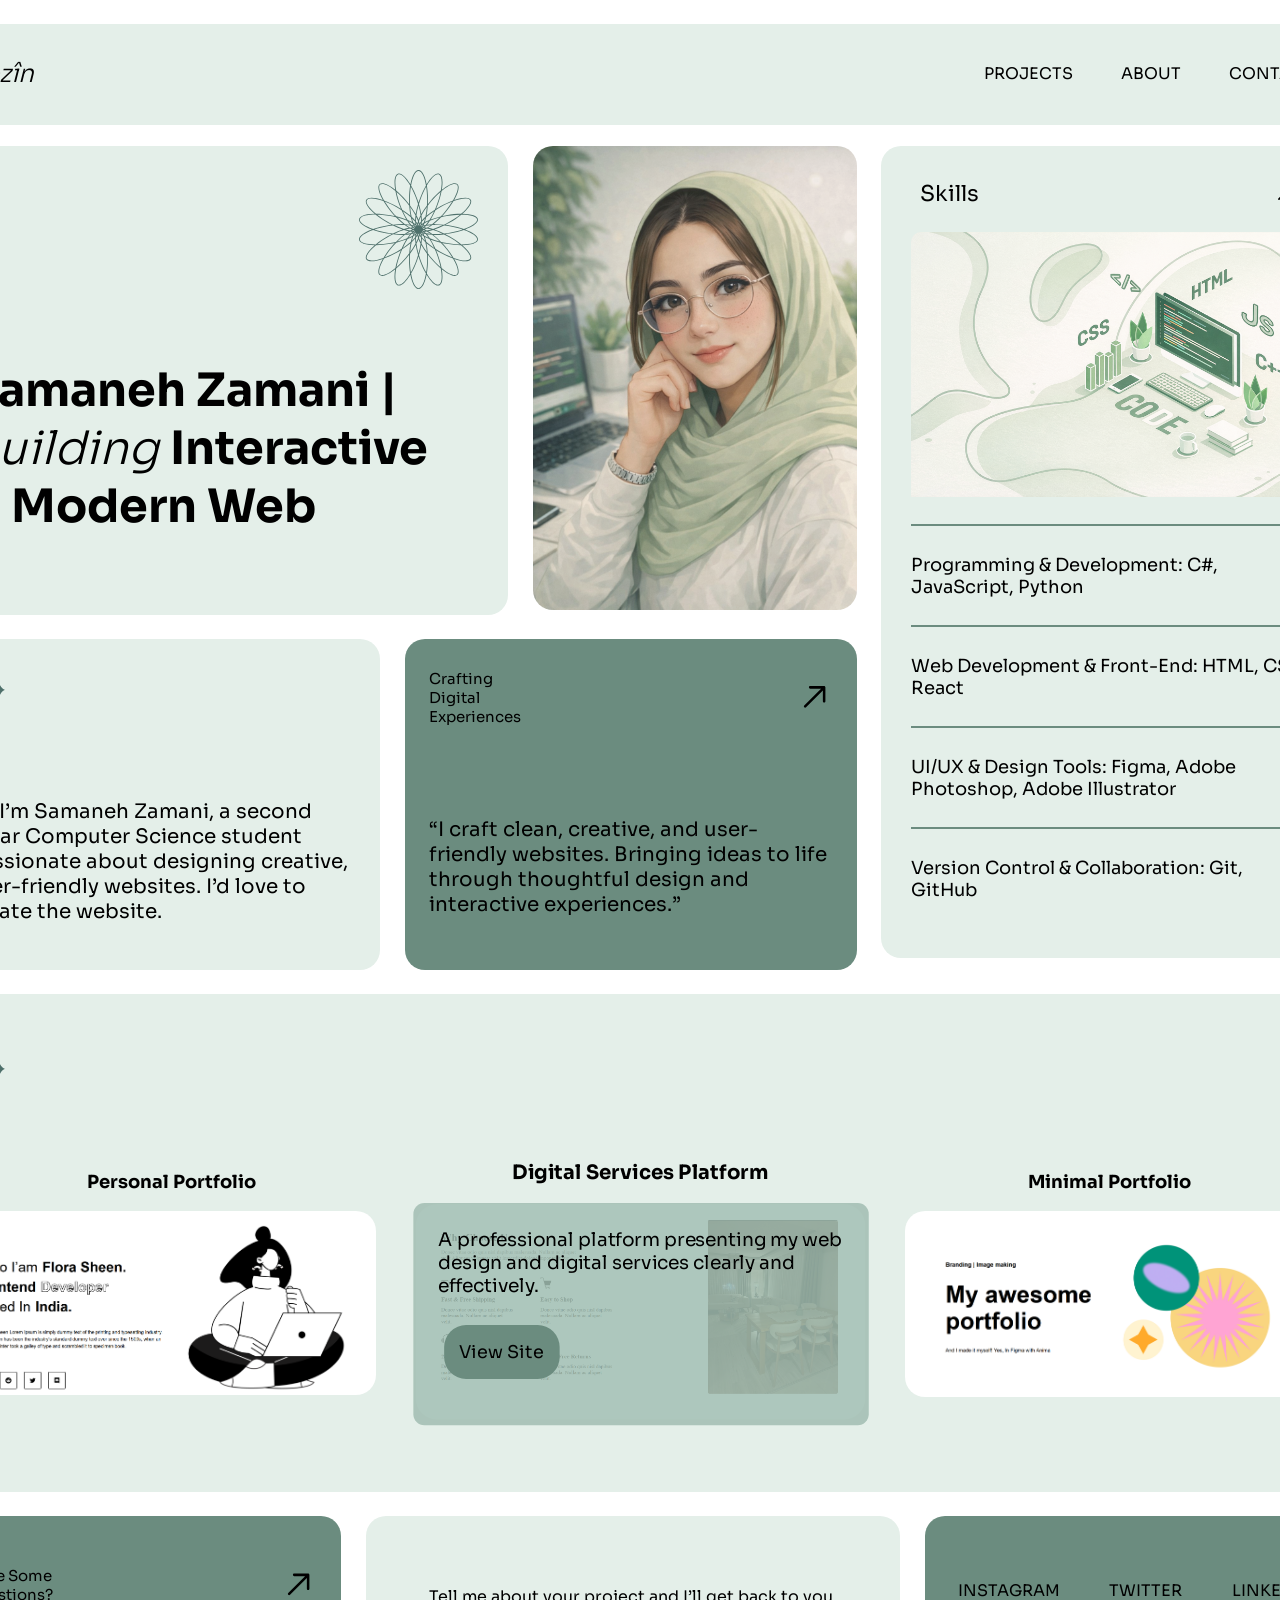
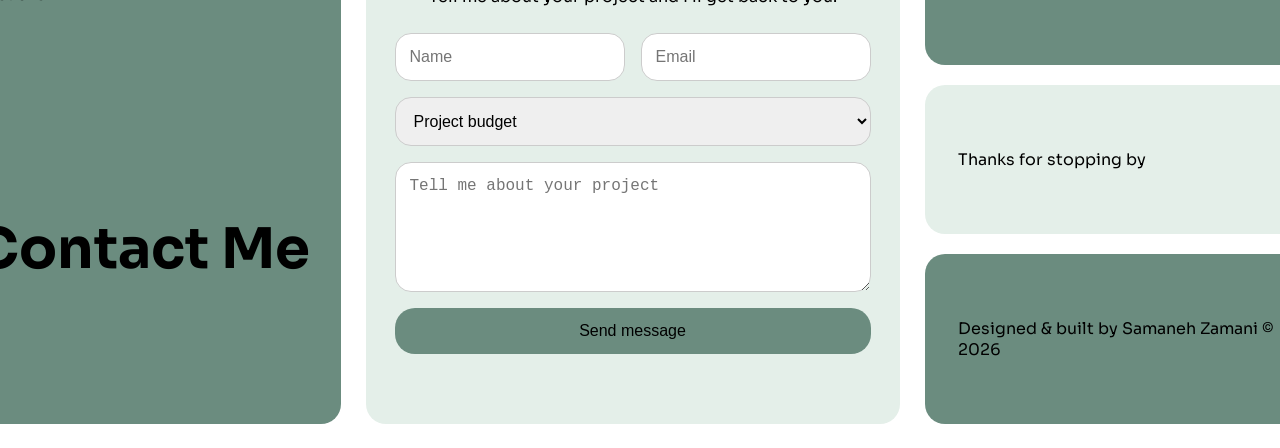
<file: index.html>
<!DOCTYPE html>
<html lang="en">
<head>
    <meta charset="UTF-8">
    <meta name="viewport" content="width=device-width, initial-scale=1.0">
    <title>Sezi</title>
    <link rel="stylesheet" href="./ST1.css">
    <link rel="preconnect" href="./Exo_2,Sora,Titillium_Web/">
</head>
<body>
    
    <main class="container">
        
        <!-- Header -->
        <header class="navbar">
            <div class="text1">
                <span class="text1-1">Sezîn</span>
                <span class="text1-2"></span>
            </div>

            <div class="text2">
                <a href="#project" class="headerItem">PROJECTS</a>
                <a href="#aboutme" class="headerItem">ABOUT</a>
                <a href="#contact" class="headerItem">CONTACT</a>
            </div>
        </header>

        <!-- Hero -->
        <header class="pagehero">
            <div class="hero1">
                <div class="hero1-1">
                    <div class="introduce">
                        <div>
                            <div>
                                <img class="img1" src="./img/FLOWER ICON.svg" alt="">
                            </div>
                            <div class="text3">
                                <span>Samaneh Zamani | <span class="text3-1">Building </span>Interactive & Modern Web</span>
                            </div>
                        </div>
                    </div>

                    <div>
                        <img class="img2" src="./img/3.png" alt="">
                    </div>
                </div>

                <div id="aboutme" class="about">
                    <div class="about-1">
                        <div>
                            <img class="img3" src="./img/CIRCLE ICON.svg" alt="">
                        </div>
                        <div>
                            <span class="text4">Hi, I’m Samaneh Zamani, a second<br>-year Computer Science student passionate about designing creative, user-friendly websites. I’d love to create the website. </span>
                        </div>
                    </div>

                    <div class="about-2">
                        <div class="about2-1">
                            <span>Crafting<br> Digital<br> Experiences</span>
                            <img src="./img/ARROW.svg" alt="">
                        </div>
                        <div>
                            <span class="text5">“I craft clean, creative, and user-friendly websites.
                            Bringing ideas to life through thoughtful design and interactive experiences.”</span>
                        </div>
                    </div>
                </div>
            </div>

            <div class="about-3">
                <div class="skill1">
                    <div class="skill1-1">
                        <div>
                            <span>Skills</span>
                        </div>
                        <div>
                            <img class="img4" src="./img/ARROW.svg" alt="">
                        </div>
                    </div>
                    <div>
                        <img class="img5" src="./img/skill2.png" alt="">
                    </div>
                    <div class="skill1-2">
                        <span>Programming & Development: C#, JavaScript, Python</span>
                        <span>Web Development & Front-End: HTML, CSS, React</span>
                        <span>UI/UX & Design Tools: Figma, Adobe Photoshop, Adobe Illustrator</span>
                        <span>Version Control & Collaboration: Git, GitHub</span>
                    </div>
                </div>
            </div>
        </header>

        <!-- Project -->
        <header class="project" id="project">
            <div class="projectimg">
                <img class="img8" src="./img/CIRCLE ICON.svg" alt="">
            </div>

            <div class="project1-1">
                <div class="img6">
                    <p><b>Personal Portfolio</b></p>
                    <img src="./img/Screenshot 2026-01-23 105856.png" alt="">

                    <div class="overly">
                        <span>My personal portfolio showcasing my web design and UI/UX skills with a clean, user-friendly layout.</span>
                        <div class="overly2">
                            <a href="./Girl/T1.html">View Site</a>
                        </div>
                    </div>
                </div>

                <div class="img7">
                    <p><b>Digital Services Platform</b></p>
                    <img src="./img/Screenshot 2026-01-23 110040.png" alt="">

                    <div class="overly">
                        <span>A professional platform presenting my web design and digital services clearly and effectively.</span>
                        <div class="overly2">
                            <a href="./Test4/T4.html">View Site</a>
                        </div>
                    </div>
                </div>

                <div class="img6">
                    <p><b>Minimal Portfolio</b></p>
                    <img src="./img/Screenshot 2026-01-23 110148.png" alt="">

                    <div class="overly">
                        <span>A creative portfolio highlighting my web and UI design projects with modern, minimalist visuals.</span>
                        <div class="overly2">
                            <a href="./Test5/T1.html">View Site</a>
                        </div>
                    </div>
                </div>
            </div>
        </header>

        <!-- Footer / Contact -->
        <header class="footer">
            <div class="contact1">
                <div class="contact1-1">
                    <span>Have Some<br> Questions?</span>
                    <img src="./img/ARROW.svg" alt="">
                </div>
                <div>
                    <b class="text6">Contact Me</b>
                </div>
            </div>

            <div id="contact" class="contact2">
                <span class="text7">Tell me about your project and I’ll get back to you.</span>
                
                <div class="contact-form">
                    <div class="row">
                        <input type="text" placeholder="Name">
                        <input type="email" placeholder="Email">
                    </div>

                    <select>
                        <option>Project budget</option>
                        <option>Under $2k</option>
                        <option>$2k – $5k</option>
                        <option>$5k+</option>
                    </select>

                    <textarea placeholder="Tell me about your project"></textarea>
                    <button type="submit">Send message</button>
                </div>
            </div>

            <div class="footer1-1">
                <div class="contact3">
                    <a href="">INSTAGRAM</a>
                    <a href="">TWITTER</a>
                    <a href="">LINKEDIN</a>
                </div>
                <div class="text8">
                    <span>Thanks for stopping by</span>
                </div>
                <div class="text9">
                    <span>Designed & built by Samaneh Zamani © 2026</span>
                </div>
            </div>
        </header>

    </main>

</body>
</html>
</file>
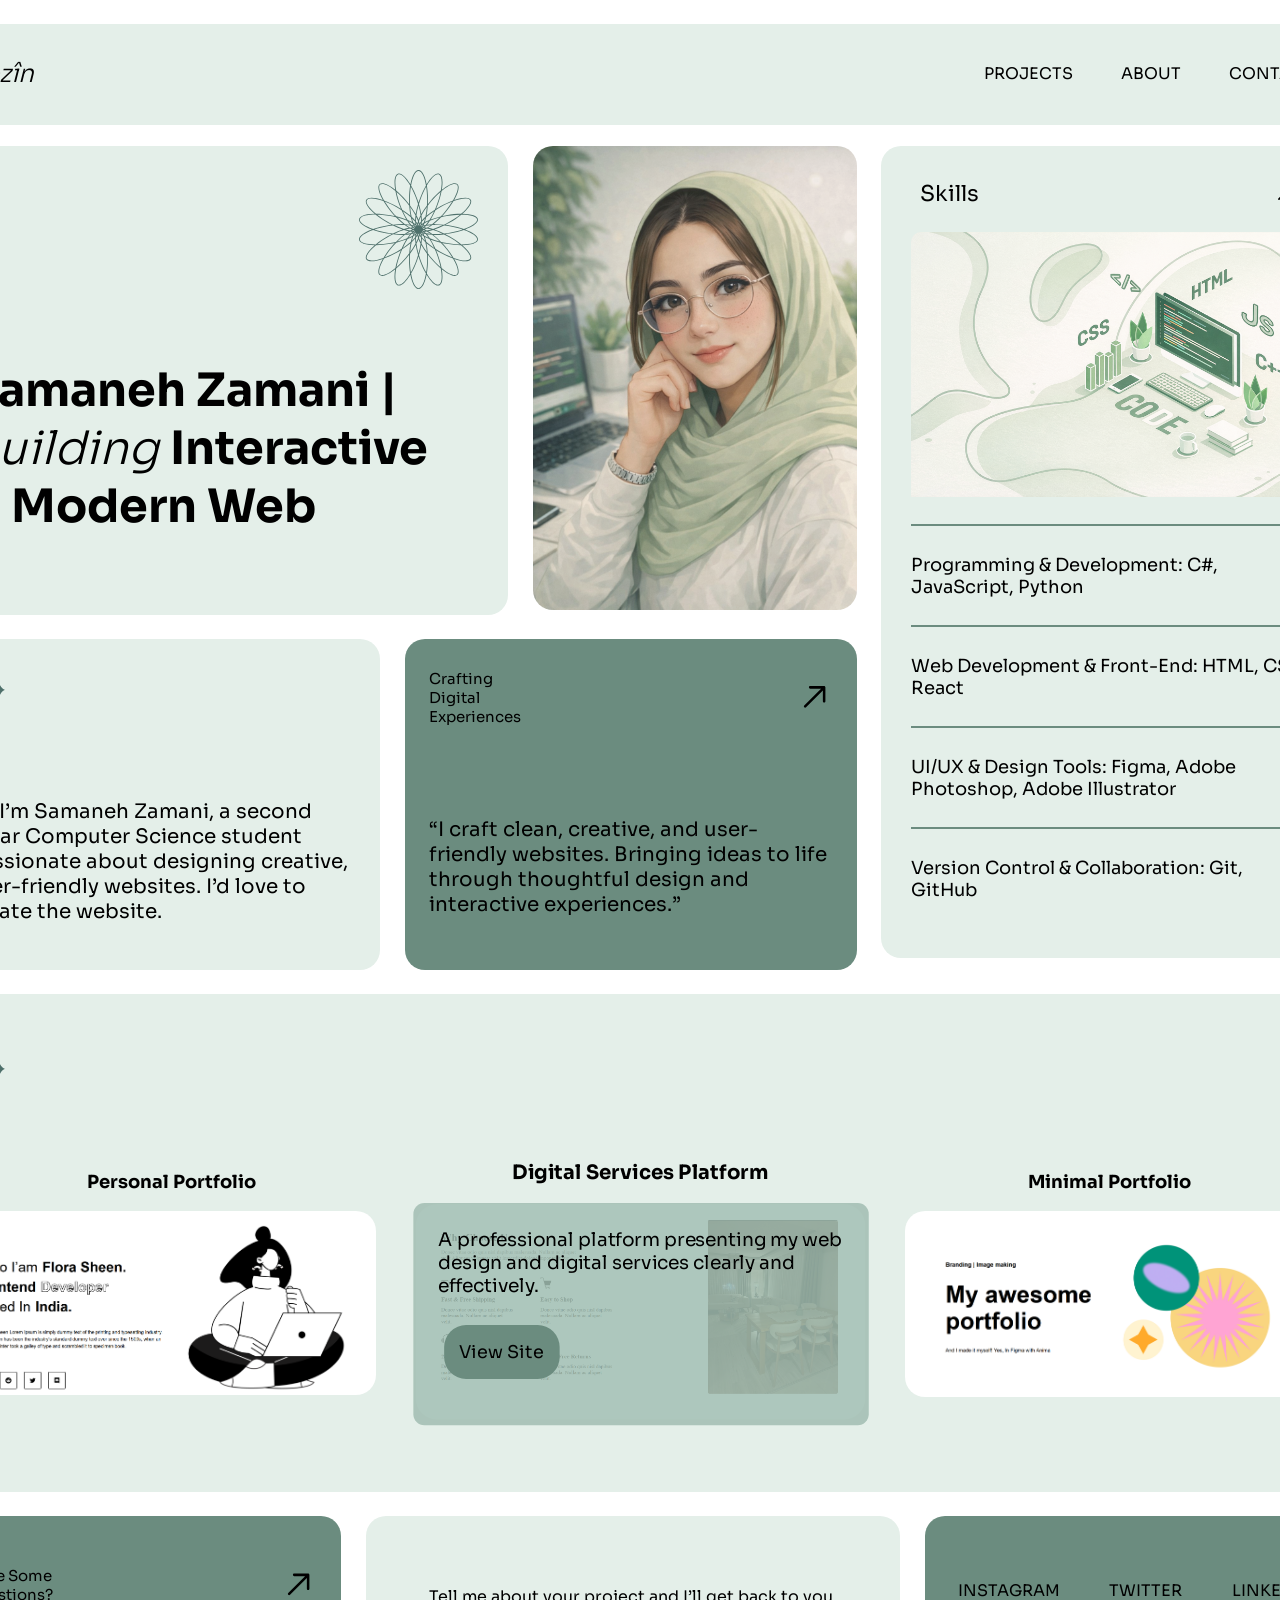
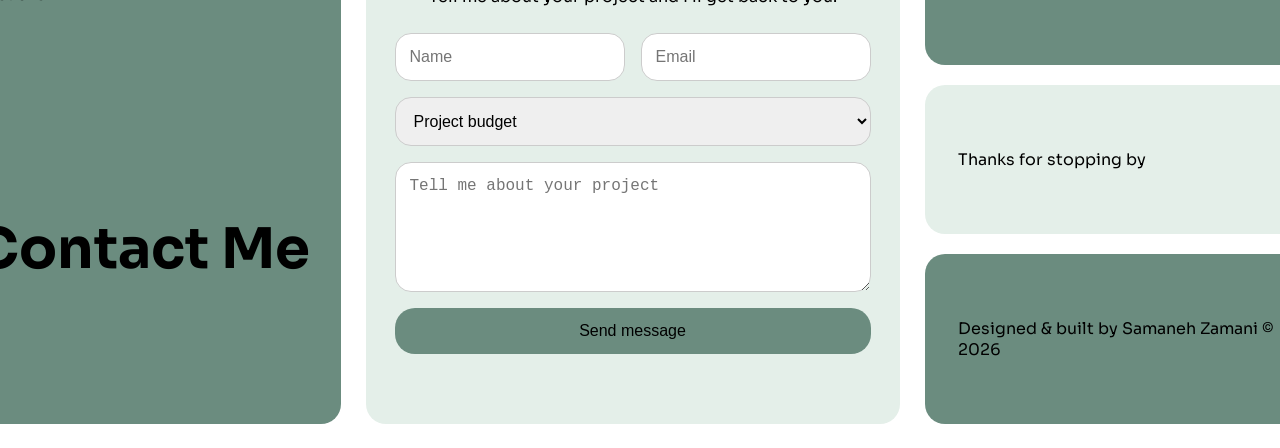
<file: T1.html>
<!DOCTYPE html>
<html lang="en">
<head>
    <meta charset="UTF-8">
    <meta name="viewport" content="width=device-width, initial-scale=1.0">
    <title>Sezi</title>
    <link rel="stylesheet" href="./ST1.css">
    <link rel="preconnect" href="./Exo_2,Sora,Titillium_Web/">
</head>
<body>
    
    <main class="container">
        
        <!-- Header -->
        <header class="navbar">
            <div class="text1">
                <span class="text1-1">Sezîn</span>
                <span class="text1-2"></span>
            </div>

            <div class="text2">
                <a href="#project" class="headerItem">PROJECTS</a>
                <a href="#aboutme" class="headerItem">ABOUT</a>
                <a href="#contact" class="headerItem">CONTACT</a>
            </div>
        </header>

        <!-- Hero -->
        <header class="pagehero">
            <div class="hero1">
                <div class="hero1-1">
                    <div class="introduce">
                        <div>
                            <div>
                                <img class="img1" src="./img/FLOWER ICON.svg" alt="">
                            </div>
                            <div class="text3">
                                <span>Samaneh Zamani | <span class="text3-1">Building </span>Interactive & Modern Web</span>
                            </div>
                        </div>
                    </div>

                    <div>
                        <img class="img2" src="./img/3.png" alt="">
                    </div>
                </div>

                <div id="aboutme" class="about">
                    <div class="about-1">
                        <div>
                            <img class="img3" src="./img/CIRCLE ICON.svg" alt="">
                        </div>
                        <div>
                            <span class="text4">Hi, I’m Samaneh Zamani, a second<br>-year Computer Science student passionate about designing creative, user-friendly websites. I’d love to create the website. </span>
                        </div>
                    </div>

                    <div class="about-2">
                        <div class="about2-1">
                            <span>Crafting<br> Digital<br> Experiences</span>
                            <img src="./img/ARROW.svg" alt="">
                        </div>
                        <div>
                            <span class="text5">“I craft clean, creative, and user-friendly websites.
                            Bringing ideas to life through thoughtful design and interactive experiences.”</span>
                        </div>
                    </div>
                </div>
            </div>

            <div class="about-3">
                <div class="skill1">
                    <div class="skill1-1">
                        <div>
                            <span>Skills</span>
                        </div>
                        <div>
                            <img class="img4" src="./img/ARROW.svg" alt="">
                        </div>
                    </div>
                    <div>
                        <img class="img5" src="./img/skill2.png" alt="">
                    </div>
                    <div class="skill1-2">
                        <span>Programming & Development: C#, JavaScript, Python</span>
                        <span>Web Development & Front-End: HTML, CSS, React</span>
                        <span>UI/UX & Design Tools: Figma, Adobe Photoshop, Adobe Illustrator</span>
                        <span>Version Control & Collaboration: Git, GitHub</span>
                    </div>
                </div>
            </div>
        </header>

        <!-- Project -->
        <header class="project" id="project">
            <div class="projectimg">
                <img class="img8" src="./img/CIRCLE ICON.svg" alt="">
            </div>

            <div class="project1-1">
                <div class="img6">
                    <p><b>Personal Portfolio</b></p>
                    <img src="./img/Screenshot 2026-01-23 105856.png" alt="">

                    <div class="overly">
                        <span>My personal portfolio showcasing my web design and UI/UX skills with a clean, user-friendly layout.</span>
                        <div class="overly2">
                            <a href="./Girl/T1.html">View Site</a>
                        </div>
                    </div>
                </div>

                <div class="img7">
                    <p><b>Digital Services Platform</b></p>
                    <img src="./img/Screenshot 2026-01-23 110040.png" alt="">

                    <div class="overly">
                        <span>A professional platform presenting my web design and digital services clearly and effectively.</span>
                        <div class="overly2">
                            <a href="./Test4/T4.html">View Site</a>
                        </div>
                    </div>
                </div>

                <div class="img6">
                    <p><b>Minimal Portfolio</b></p>
                    <img src="./img/Screenshot 2026-01-23 110148.png" alt="">

                    <div class="overly">
                        <span>A creative portfolio highlighting my web and UI design projects with modern, minimalist visuals.</span>
                        <div class="overly2">
                            <a href="./Test5/T1.html">View Site</a>
                        </div>
                    </div>
                </div>
            </div>
        </header>

        <!-- Footer / Contact -->
        <header class="footer">
            <div class="contact1">
                <div class="contact1-1">
                    <span>Have Some<br> Questions?</span>
                    <img src="./img/ARROW.svg" alt="">
                </div>
                <div>
                    <b class="text6">Contact Me</b>
                </div>
            </div>

            <div id="contact" class="contact2">
                <span class="text7">Tell me about your project and I’ll get back to you.</span>
                
                <div class="contact-form">
                    <div class="row">
                        <input type="text" placeholder="Name">
                        <input type="email" placeholder="Email">
                    </div>

                    <select>
                        <option>Project budget</option>
                        <option>Under $2k</option>
                        <option>$2k – $5k</option>
                        <option>$5k+</option>
                    </select>

                    <textarea placeholder="Tell me about your project"></textarea>
                    <button type="submit">Send message</button>
                </div>
            </div>

            <div class="footer1-1">
                <div class="contact3">
                    <a href="">INSTAGRAM</a>
                    <a href="">TWITTER</a>
                    <a href="">LINKEDIN</a>
                </div>
                <div class="text8">
                    <span>Thanks for stopping by</span>
                </div>
                <div class="text9">
                    <span>Designed & built by Samaneh Zamani © 2026</span>
                </div>
            </div>
        </header>

    </main>

</body>
</html>
</file>
<file: ST1.css>
@font-face {
    font-family: 'myfont';
    src: url(./Font/Sora/Sora-VariableFont_wght.ttf);
}

body{
    --first:#E4EFE9;
    --second:#6B8C7F;
    font-family: 'myfont', sans-serif;
    margin: 0;
    padding: 0;
    display: flex;
    flex-direction: column;
    justify-content: center;
    align-items: center;
}

.container{
    margin: 24px;
}

/* Header */
.navbar{
    display: flex;
    flex-direction: row;
    justify-content: space-between;
    border: 1px none;
    background-color: var(--first);
    padding: 42.03px 24px;
    margin-bottom: 21px;
    line-height: 16.94px;
    border-radius: 20px;
}

.text1{
    font-size: 25px;
}

.text1-1{
    font-weight: 300;
    font-style: italic;
}

.text1-2{
    font-weight: 300;
}

.text2{
    font-size: 16px;
    display: flex;
    gap: 48px;
}

.headerItem {
    text-decoration: none ;
    color: black;
}

.headerItem:visited {
    color: black;
}

/* Hero */
.pagehero{
    display: grid;
    grid-template-columns: 2fr 1fr;
    gap: 24px;
}

.hero1{
    display: flex;
    flex-direction: column;
}

.hero1-1{
    display: flex;
    gap: 25px;
}

.introduce{
    display: flex;
    flex-direction: column;
    border: 1px none;
    background-color: var(--first);
    border-radius: 20px;
    font-size: 56px;
}

.img1{
    display: flex;
    justify-content: flex-end;
    padding-top: 24px;
    padding-right: 30px;
    padding-left: 416px;
}

.text3{
    display: flex;
    font-size: 46px;
    font-weight: bold;
    padding-top: 72px;
    padding-left: 24px;
    padding-right: 66px;
    padding-bottom: 66px;
}

.text3-1{
    font-weight: 300;
    font-style: italic;
}

.img2{
    width: 100%;
    border-radius: 20px;
    opacity: 95%;
}

.about{
    display: flex;
    flex-direction: row;
    gap: 25px;
}

.aboutme{
    display: grid;
    grid-template-columns: 1fr 1fr;
}

.about-1{
    display: flex;
    flex-direction: column;
    justify-content: space-between;
    border: 1px none;
    background-color: var(--first);
    border-radius: 20px;
    margin-top: 24px;
}

.img3{
    padding-left: 24px;
    padding-top: 32px;
    padding-bottom: 85px;
}

.text4{
    display: flex;
    font-size: 20px;
    padding-left: 24px;
    padding-right: 80px;
    padding-bottom: 46px;
}

.about-2{
    display: flex;
    flex-direction: column;
    justify-content: space-between;
    border: 1px none;
    background-color: var(--second);
    border-radius: 20px;
    margin-top: 24px;
}

.about2-1{
    display: flex;
    flex-direction: row;
    justify-content: space-between;
    padding: 0 24px;
    padding-top: 30px;
}

.about2-1 span{
    display: flex;
    font-size: 15px;
}

.text5{
    display: flex;
    font-size: 20px;
    padding: 0;
    padding-left: 24px;
    padding-bottom: 53px;
    padding-right: 24px;
}

.about-3{
    display: flex;
    flex-direction: column;
    gap: 24px;
}

.skill1{
    display: flex;
    flex-direction: column;
    align-items: center;
    border: none;
    background-color: var(--first);
    border-radius: 20px;
    font-size: 21.9px;
    padding: 0px 30px;
    padding-top: 34px;
    padding-bottom: 30px;
}

.skill1-1{
    display: flex;
    flex-direction: row;
    justify-content: space-between;
    gap: 393px;
    padding-bottom: 20.51px;
}

.img4{
    width: 26px;
}

.img5{
    display: flex;
    padding-bottom: 27px;
    width: 100%;
    border-radius: 10px;
}

.skill1-2 span{
    display: flex;
    flex-direction: column;
    border-top: 2.25px solid var(--second);
    padding-top: 29.2px;
    padding-bottom: 29.2px;
    font-size: 18px;
}

/* Project */
.project{
    border: 1px none;
    height: 450px;
    background-color: var(--first);
    border-radius: 20px;
    margin-top: 24px;
    padding: 24px;
}

.projectimg{
    height: 30%;
}

.img8{
    padding-top: 32px;
    padding-bottom: 85px;
}

.project1-1 img{
    width: 100%;
    display: flex;
    object-fit:contain;
    border-radius: 20px;
}

.project1-1{
    display: grid;
    grid-template-columns: 1fr 1fr 1fr;
    gap: 60px;
    flex-direction: row;
    justify-content: space-around;
    text-align: center;
    font-size: 18px;
    position: relative; 
}

.overly{
    display: none;
    text-align: start;
}

.overly2 a{
    display: none;
    text-decoration: none;
}

.overly2 a:visited{
    color: black;
}

.img6:hover{
    transform: scale(1.1,1.1);
}

.img6:hover .overly{
    display: block;
    z-index: 100;
    position: absolute;
    top: 57px;
    left: -2px;
    opacity: 100%;
    padding: 22.5px;
    background-color: rgba(161, 190, 178, 0.85);
    width: 90.3% ;
    height: 58%;
    color: black;
    align-items: center;
    justify-content: center;
    border-radius: 10px;
    font-size: 18px;
}

.img6:hover a{
    background: var(--second);
    padding: 14px;
    width: 21%;
    border: none;
    border-radius: 20px;
    font-size: 16px;
    cursor: pointer;
    display: block;
    margin: 25px 5px;
    color: black;
}

.img7{
    transform: scale(1.1,1.1);
}

.img7 .overly{
    display: block;
    z-index: 100;
    position: absolute;
    top: 57px;
    left: -2px;
    opacity: 100%;
    padding: 22.5px;
    background-color: rgba(161, 190, 178, 0.85);
    width: 90.3% ;
    height: 62%;
    color: black;
    align-items: center;
    justify-content: center;
    border-radius: 10px;
    font-size: 17px;
}

.img7 a{
    background: var(--second);
    padding: 14px;
    width: 21%;
    border: none;
    border-radius: 20px;
    font-size: 16px;
    cursor: pointer;
    display: block;
    margin: 25px 5px;
    color: black;
}

/* Footer / Contact */
.footer{
    display: grid;
    grid-template-columns: 1fr 1fr 1fr;
    gap: 25px;
    margin-top: 24px;
}

.contact1{
    display: flex;
    flex-direction: column;
    align-items: center;
    border: none;
    background-color: var(--second);
    border-radius: 20px;
    padding: 0px 24px;
    padding-top: 50px;
}

.contact1-1{
    padding: 0;
    font-size: 15px;
    display: flex;
    flex-direction: row;
    gap: 226px;

}

.text6{
    font-size: 56px;
    display: flex;
    padding-top: 210px;
}

.contact2{
  background: #f6f8f7;
  display: flex;
  flex-direction: column;
  text-align: center;
  justify-content: center;
  border: 1px none;
  background-color: var(--first);
  border-radius: 20px;
  font-size: 20px;
  padding: 20px 29px;
}

.text7{
    font-size: 16px;
    padding-bottom: 26px;
}

.contact-form {
  max-width: 500px;
  display: flex;
  flex-direction: column;
  gap: 16px;
}

.contact-form input,
.contact-form select,
.contact-form textarea {
  padding: 14px;
  border-radius: 16px;
  border: 1px solid #ccc;
  font-size: 16px;
}

.contact-form textarea {
  min-height: 100px;
}

.contact-form button {
  background: var(--second);
  color: black;
  padding: 14px;
  border: none;
  border-radius: 20px;
  font-size: 16px;
  cursor: pointer;
}

.row{
    display: flex;
    gap: 16px;
}

.contact3{
    display: flex;
    flex-direction: row;
    justify-content: space-between;
    border: none;
    background-color: var(--second);
    padding: 64px 33px;
    width: 86%;
    border-radius: 20px;
}

.footer1-1{
    display: flex;
    flex-direction: column;
    gap: 20px;
}

.text8{
    display: flex;
    border: none;
    background-color: var(--first);
    padding: 64px 33px;
    width: 86%;
    border-radius: 20px;
}

.text9{
    display: flex;
    border: none;
    background-color: var(--second);
    padding: 64px 33px;
    width: 86%;
    border-radius: 20px;
}

.contact3 a{
    text-decoration: none;
}

.contact3 a:visited{
    color: black;
}

@media (max-width: 1440px) {

    body{
        margin: 0;
        padding: 0;
    }
    
    .container{
        display: flex;
        flex-direction: column;
        justify-content: center;
        align-items: center;
        margin: 24px 24px;
    }

    .navbar{
        display: flex;
        flex-direction: row;
        justify-content: space-between;
        gap: 950px;
    }

    .text4{
        padding-right: 24px;
    }

    .skill1-1{
        gap: 293px;
    }

    .skill1-2 span{
        padding-top: 27.5px;
        padding-bottom: 27.5px;
    }

    .footer{
        display: flex;
        flex-direction: row;
    }
}

@media ((max-width: 385px) and (min-width: 375px)) {

  .container{
    margin: 16px;
  }

  /* Navbar */
  .navbar{
    flex-direction: column;
    gap: 16px;
    padding: 24px;
  }

  .text2{
    gap: 24px;
    font-size: 14px;
    justify-content: center;
  }

  /* Hero */
  .pagehero{
    flex-direction: column;
  }

  .hero1-1{
    flex-direction: column;
    gap: 16px;
  }

  .introduce{
    font-size: 32px;
  }

  .img1{
    padding: 16px;
    justify-content: flex-end;
  }

  .text3{
    width: 100%;
    height: auto;
    font-size: 28px;
    padding: 24px;
  }

  .img2{
    width: 100%;
  }

  /* About */
  .about{
    flex-direction: column;
  }

  .text4,
  .text5{
    width: 100%;
    padding-right: 24px;
  }

  .about2-1{
    gap: 0;
    justify-content: space-between;
  }

  /* Skills */
  .skill1-1{
    gap: 0;
  }
}
</file>
